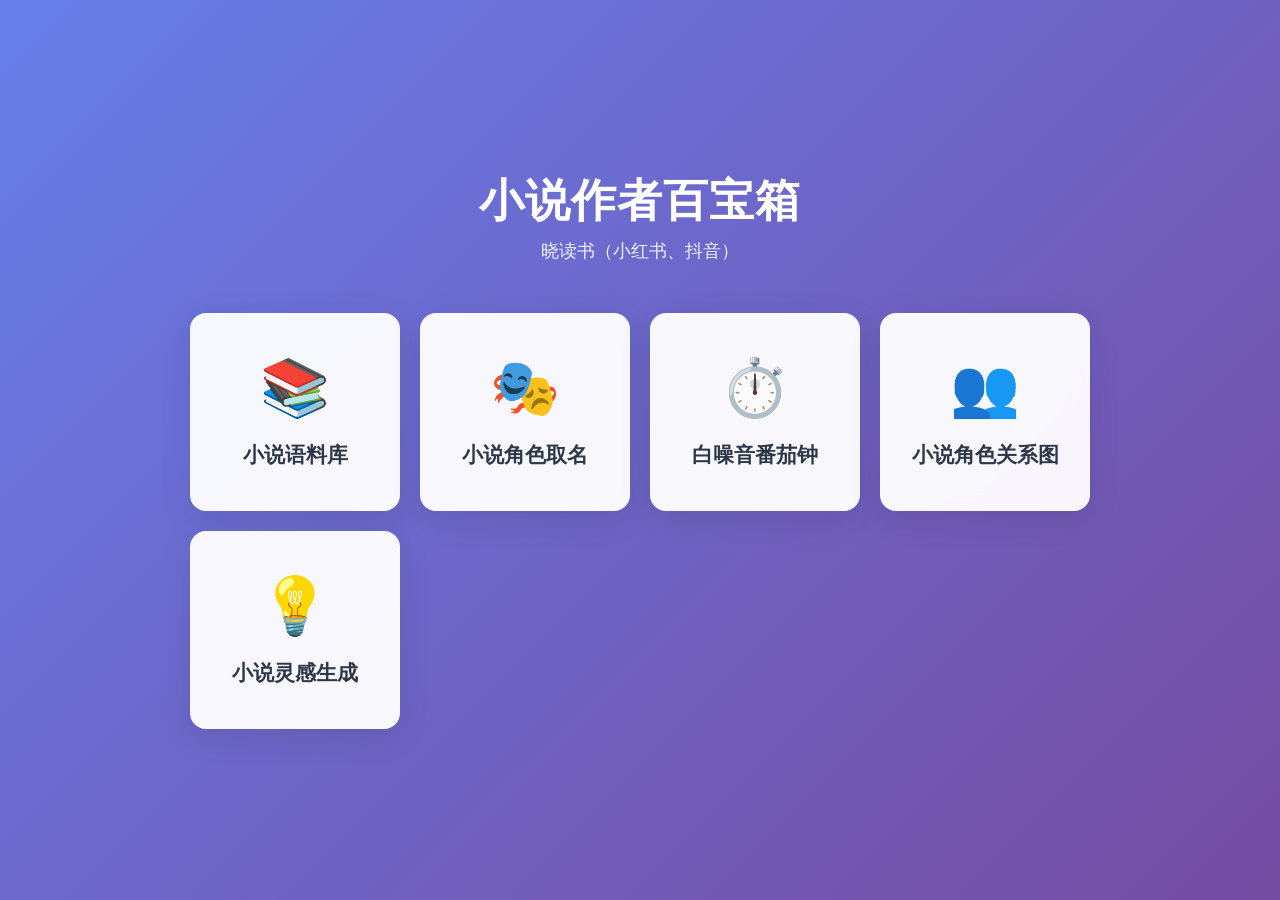
<file: index.html>
<!DOCTYPE html>
<html lang="zh-CN">
<head>
    <meta charset="UTF-8">
    <meta name="viewport" content="width=device-width, initial-scale=1.0">
    <title>小说作者百宝箱</title>
    <style>
        * {
            margin: 0;
            padding: 0;
            box-sizing: border-box;
        }
        
        body {
            font-family: -apple-system, BlinkMacSystemFont, 'Segoe UI', 'PingFang SC', sans-serif;
            background: linear-gradient(135deg, #667eea 0%, #764ba2 100%);
            min-height: 100vh;
            display: flex;
            justify-content: center;
            align-items: center;
            padding: 20px;
        }
        
        .container {
            width: 100%;
            max-width: 900px;
        }
        
        .header {
            text-align: center;
            margin-bottom: 50px;
        }
        
        .title {
            font-size: 2.8rem;
            font-weight: 700;
            color: white;
            margin-bottom: 8px;
            letter-spacing: 1px;
        }
        
        .subtitle {
            font-size: 1.1rem;
            color: rgba(255, 255, 255, 0.9);
            font-weight: 300;
        }
        
        .tools-grid {
            display: grid;
            grid-template-columns: repeat(auto-fit, minmax(200px, 1fr));
            gap: 20px;
        }
        
        .tool-card {
            background: rgba(255, 255, 255, 0.95);
            border-radius: 16px;
            padding: 40px 20px;
            text-align: center;
            cursor: pointer;
            text-decoration: none;
            color: #2d3748;
            transition: all 0.3s ease;
            border: 2px solid transparent;
            box-shadow: 0 8px 32px rgba(0, 0, 0, 0.1);
            backdrop-filter: blur(10px);
        }
        
        .tool-card:hover {
            transform: translateY(-8px);
            box-shadow: 0 20px 40px rgba(0, 0, 0, 0.15);
            border-color: rgba(255, 255, 255, 0.3);
        }
        
        .tool-card:active {
            transform: translateY(-4px);
        }
        
        .tool-icon {
            font-size: 3.5rem;
            margin-bottom: 20px;
            display: block;
        }
        
        .tool-name {
            font-size: 1.3rem;
            font-weight: 600;
        }
        
        /* 移动端适配 */
        @media (max-width: 768px) {
            .title {
                font-size: 2.2rem;
            }
            
            .subtitle {
                font-size: 1rem;
            }
            
            .tools-grid {
                grid-template-columns: repeat(2, 1fr);
                gap: 15px;
            }
            
            .tool-card {
                padding: 30px 15px;
            }
            
            .tool-icon {
                font-size: 2.8rem;
                margin-bottom: 15px;
            }
            
            .tool-name {
                font-size: 1.1rem;
            }
        }
        
        @media (max-width: 480px) {
            .tools-grid {
                grid-template-columns: 1fr;
            }
            
            .tool-card {
                padding: 25px 20px;
            }
        }
    </style>
</head>
<body>
    <div class="container">
        <div class="header">
            <h1 class="title">小说作者百宝箱</h1>
            <p class="subtitle">晓读书（小红书、抖音）</p>
        </div>
        
        <div class="tools-grid">
            <a href="xjchen1212-dotcom.github.io/0521yuliaoku/index.html" class="tool-card">
                <span class="tool-icon">📚</span>
                <div class="tool-name">小说语料库</div>
            </a>
            
            <a href="file:///Users/mac/Documents/code/index/0528name/index.html" class="tool-card">
                <span class="tool-icon">🎭</span>
                <div class="tool-name">小说角色取名</div>
            </a>
            
            <a href="file:///Users/mac/Documents/code/index/0530baizaoyin/index.html" class="tool-card">
                <span class="tool-icon">⏱️</span>
                <div class="tool-name">白噪音番茄钟</div>
            </a>
            
            <a href="file:///Users/mac/Documents/code/index/0530renwuguanxi%20/yuanbao_html_20260530_wecWiR.html" class="tool-card">
                <span class="tool-icon">👥</span>
                <div class="tool-name">小说角色关系图</div>
            </a>
            
            <a href="file:///Users/mac/Documents/code/index/linggan/index.html" class="tool-card">
                <span class="tool-icon">💡</span>
                <div class="tool-name">小说灵感生成</div>
            </a>
        </div>
    </div>

    <script>
        // 添加点击效果
        document.querySelectorAll('.tool-card').forEach(card => {
            card.addEventListener('click', function(e) {
                this.style.transform = 'translateY(-8px) scale(0.98)';
                setTimeout(() => {
                    this.style.transform = '';
                }, 200);
            });
        });
    </script>
</body>
</html>
</file>
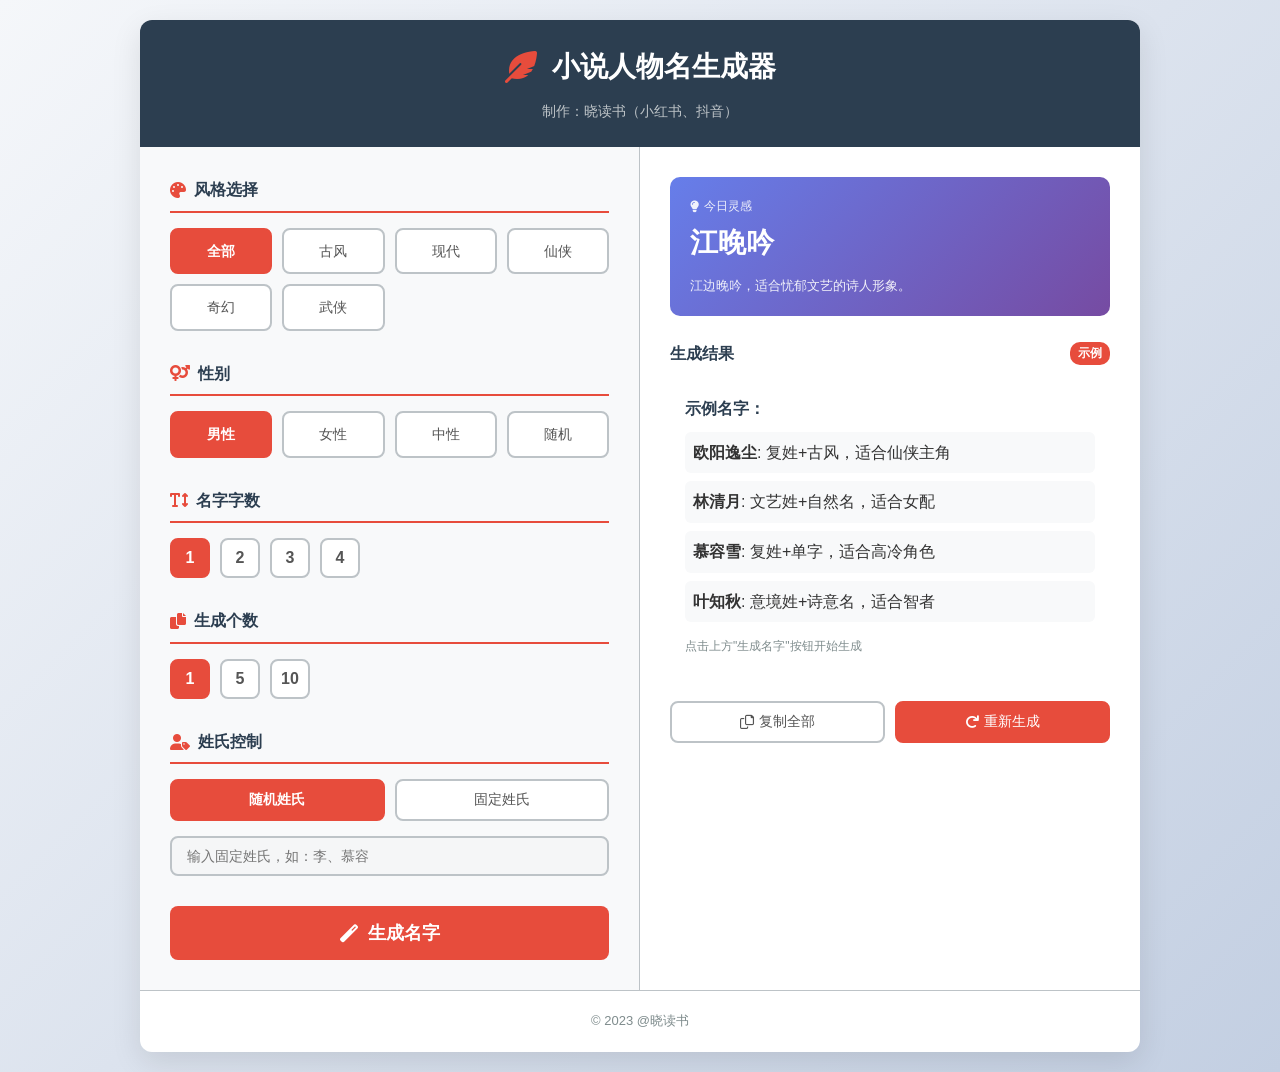
<file: 0528name/index.html>
<!DOCTYPE html>
<html lang="zh-CN">
<head>
    <meta charset="UTF-8">
    <meta name="viewport" content="width=device-width, initial-scale=1.0">
    <title>小说人物名生成器</title>
    <style>
        * {
            margin: 0;
            padding: 0;
            box-sizing: border-box;
            font-family: "Microsoft YaHei", "PingFang SC", sans-serif;
        }
        
        :root {
            --primary: #2c3e50;
            --secondary: #34495e;
            --accent: #e74c3c;
            --light: #ecf0f1;
            --muted: #7f8c8d;
            --success: #27ae60;
            --border: #bdc3c7;
            --shadow: rgba(0, 0, 0, 0.1);
        }
        
        body {
            background: linear-gradient(135deg, #f5f7fa 0%, #c3cfe2 100%);
            color: #333;
            min-height: 100vh;
            padding: 20px;
            line-height: 1.6;
        }
        
        .container {
            max-width: 1000px;
            margin: 0 auto;
            background: white;
            border-radius: 12px;
            box-shadow: 0 10px 30px var(--shadow);
            overflow: hidden;
        }
        
        /* 头部 */
        header {
            background: var(--primary);
            color: white;
            padding: 25px 30px;
            text-align: center;
        }
        
        .logo {
            display: flex;
            align-items: center;
            justify-content: center;
            gap: 15px;
            margin-bottom: 10px;
        }
        
        .logo i {
            font-size: 32px;
            color: #e74c3c;
        }
        
        h1 {
            font-size: 28px;
            font-weight: 600;
        }
        
        .tagline {
            color: #bdc3c7;
            font-size: 14px;
            margin-top: 5px;
        }
        
        /* 主要内容区 */
        .main-content {
            display: grid;
            grid-template-columns: 1fr 1fr;
            gap: 0;
            min-height: 600px;
        }
        
        @media (max-width: 768px) {
            .main-content {
                grid-template-columns: 1fr;
            }
        }
        
        /* 控制面板 */
        .control-panel {
            padding: 30px;
            background: #f8f9fa;
            border-right: 1px solid var(--border);
        }
        
        .section {
            margin-bottom: 30px;
        }
        
        .section-title {
            font-size: 16px;
            font-weight: 600;
            color: var(--primary);
            margin-bottom: 15px;
            padding-bottom: 8px;
            border-bottom: 2px solid var(--accent);
            display: flex;
            align-items: center;
            gap: 8px;
        }
        
        .section-title i {
            color: var(--accent);
        }
        
        /* 选项组 */
        .option-group {
            display: grid;
            grid-template-columns: repeat(auto-fit, minmax(100px, 1fr));
            gap: 10px;
            margin-bottom: 15px;
        }
        
        .option-btn {
            padding: 10px 5px;
            background: white;
            border: 2px solid var(--border);
            border-radius: 8px;
            color: #555;
            cursor: pointer;
            transition: all 0.3s;
            text-align: center;
            font-size: 14px;
        }
        
        .option-btn:hover {
            border-color: var(--accent);
            transform: translateY(-2px);
        }
        
        .option-btn.active {
            background: var(--accent);
            color: white;
            border-color: var(--accent);
            font-weight: 600;
        }
        
        /* 数字选择器 */
        .number-selector {
            display: flex;
            align-items: center;
            gap: 10px;
        }
        
        .number-btn {
            width: 40px;
            height: 40px;
            border: 2px solid var(--border);
            background: white;
            border-radius: 8px;
            color: #555;
            cursor: pointer;
            transition: all 0.3s;
            font-size: 16px;
            font-weight: bold;
        }
        
        .number-btn.active {
            background: var(--accent);
            color: white;
            border-color: var(--accent);
        }
        
        .number-btn:hover:not(.active) {
            border-color: var(--accent);
        }
        
        /* 姓氏控制 */
        .surname-control {
            display: flex;
            align-items: center;
            gap: 10px;
        }
        
        .surname-input {
            flex: 1;
            padding: 10px 15px;
            border: 2px solid var(--border);
            border-radius: 8px;
            font-size: 14px;
            transition: all 0.3s;
        }
        
        .surname-input:focus {
            outline: none;
            border-color: var(--accent);
            box-shadow: 0 0 0 3px rgba(231, 76, 60, 0.1);
        }
        
        /* 生成按钮 */
        .generate-btn {
            width: 100%;
            padding: 15px;
            background: var(--accent);
            color: white;
            border: none;
            border-radius: 8px;
            font-size: 18px;
            font-weight: 600;
            cursor: pointer;
            transition: all 0.3s;
            display: flex;
            align-items: center;
            justify-content: center;
            gap: 10px;
            margin-top: 20px;
        }
        
        .generate-btn:hover {
            background: #c0392b;
            transform: translateY(-2px);
            box-shadow: 0 5px 15px rgba(231, 76, 60, 0.3);
        }
        
        .generate-btn:active {
            transform: translateY(0);
        }
        
        /* 结果显示面板 */
        .result-panel {
            padding: 30px;
            display: flex;
            flex-direction: column;
        }
        
        /* 今日灵感 */
        .inspiration-card {
            background: linear-gradient(135deg, #667eea 0%, #764ba2 100%);
            color: white;
            padding: 20px;
            border-radius: 10px;
            margin-bottom: 25px;
        }
        
        .inspiration-title {
            font-size: 12px;
            opacity: 0.9;
            margin-bottom: 5px;
            display: flex;
            align-items: center;
            gap: 5px;
        }
        
        .inspiration-name {
            font-size: 28px;
            font-weight: 600;
            margin-bottom: 10px;
            font-family: "STKaiti", "SimSun", serif;
        }
        
        .inspiration-desc {
            font-size: 13px;
            opacity: 0.9;
            line-height: 1.5;
        }
        
        /* 结果区域 */
        .results-area {
            flex: 1;
            display: flex;
            flex-direction: column;
        }
        
        .results-title {
            font-size: 16px;
            font-weight: 600;
            color: var(--primary);
            margin-bottom: 15px;
            display: flex;
            align-items: center;
            justify-content: space-between;
        }
        
        .result-count {
            background: var(--accent);
            color: white;
            padding: 2px 8px;
            border-radius: 10px;
            font-size: 12px;
        }
        
        /* 名字列表 */
        .name-list {
            flex: 1;
            overflow-y: auto;
            max-height: 300px;
        }
        
        .name-item {
            padding: 12px 15px;
            background: white;
            border: 1px solid var(--border);
            border-radius: 8px;
            margin-bottom: 10px;
            display: flex;
            justify-content: space-between;
            align-items: center;
            transition: all 0.3s;
        }
        
        .name-item:hover {
            transform: translateX(5px);
            border-color: var(--accent);
            box-shadow: 0 3px 10px rgba(0, 0, 0, 0.1);
        }
        
        .name-text {
            font-size: 20px;
            font-weight: 500;
            font-family: "STKaiti", "SimSun", serif;
        }
        
        .name-tags {
            display: flex;
            gap: 5px;
        }
        
        .name-tag {
            font-size: 11px;
            padding: 2px 8px;
            background: #f1f2f6;
            border-radius: 10px;
            color: var(--muted);
        }
        
        /* 操作按钮组 */
        .action-buttons {
            display: flex;
            gap: 10px;
            margin-top: 20px;
        }
        
        .action-btn {
            flex: 1;
            padding: 10px;
            border: 2px solid var(--border);
            background: white;
            border-radius: 8px;
            color: #555;
            cursor: pointer;
            transition: all 0.3s;
            font-size: 14px;
            display: flex;
            align-items: center;
            justify-content: center;
            gap: 5px;
        }
        
        .action-btn:hover {
            border-color: var(--accent);
            color: var(--accent);
        }
        
        .action-btn.primary {
            background: var(--accent);
            color: white;
            border-color: var(--accent);
        }
        
        .action-btn.primary:hover {
            background: #c0392b;
            border-color: #c0392b;
        }
        
        /* 页脚 */
        footer {
            text-align: center;
            padding: 20px;
            color: var(--muted);
            font-size: 13px;
            border-top: 1px solid var(--border);
        }
        
        /* 滚动条 */
        .name-list::-webkit-scrollbar {
            width: 6px;
        }
        
        .name-list::-webkit-scrollbar-track {
            background: #f1f1f1;
            border-radius: 3px;
        }
        
        .name-list::-webkit-scrollbar-thumb {
            background: var(--accent);
            border-radius: 3px;
        }
        
        /* 响应式 */
        @media (max-width: 480px) {
            .container {
                border-radius: 0;
            }
            
            .control-panel, .result-panel {
                padding: 20px;
            }
            
            .option-group {
                grid-template-columns: repeat(2, 1fr);
            }
            
            .inspiration-name {
                font-size: 24px;
            }
        }
    </style>
    <link rel="stylesheet" href="https://cdnjs.cloudflare.com/ajax/libs/font-awesome/6.0.0/css/all.min.css">
</head>
<body>
    <div class="container">
        <header>
            <div class="logo">
                <i class="fas fa-feather-alt"></i>
                <h1>小说人物名生成器</h1>
            </div>
            <p class="tagline">制作：晓读书（小红书、抖音）</p>
        </header>
        
        <div class="main-content">
            <!-- 左侧控制面板 -->
            <div class="control-panel">
                <!-- 风格选择 -->
                <div class="section">
                    <div class="section-title">
                        <i class="fas fa-palette"></i>
                        风格选择
                    </div>
                    <div class="option-group">
                        <div class="option-btn active" data-style="all">全部</div>
                        <div class="option-btn" data-style="ancient">古风</div>
                        <div class="option-btn" data-style="modern">现代</div>
                        <div class="option-btn" data-style="xianxia">仙侠</div>
                        <div class="option-btn" data-style="fantasy">奇幻</div>
                        <div class="option-btn" data-style="wuxia">武侠</div>
                    </div>
                </div>
                
                <!-- 性别选择 -->
                <div class="section">
                    <div class="section-title">
                        <i class="fas fa-venus-mars"></i>
                        性别
                    </div>
                    <div class="option-group">
                        <div class="option-btn active" data-gender="male">男性</div>
                        <div class="option-btn" data-gender="female">女性</div>
                        <div class="option-btn" data-gender="neutral">中性</div>
                        <div class="option-btn" data-gender="random">随机</div>
                    </div>
                </div>
                
                <!-- 字数选择 -->
                <div class="section">
                    <div class="section-title">
                        <i class="fas fa-text-height"></i>
                        名字字数
                    </div>
                    <div class="number-selector">
                        <button class="number-btn active" data-length="1">1</button>
                        <button class="number-btn" data-length="2">2</button>
                        <button class="number-btn" data-length="3">3</button>
                        <button class="number-btn" data-length="4">4</button>
                    </div>
                </div>
                
                <!-- 生成个数 -->
                <div class="section">
                    <div class="section-title">
                        <i class="fas fa-copy"></i>
                        生成个数
                    </div>
                    <div class="number-selector">
                        <button class="number-btn active" data-count="1">1</button>
                        <button class="number-btn" data-count="5">5</button>
                        <button class="number-btn" data-count="10">10</button>
                    </div>
                </div>
                
                <!-- 姓氏控制 -->
                <div class="section">
                    <div class="section-title">
                        <i class="fas fa-user-tag"></i>
                        姓氏控制
                    </div>
                    <div class="option-group">
                        <button class="option-btn active" id="randomSurname">随机姓氏</button>
                        <button class="option-btn" id="fixedSurname">固定姓氏</button>
                    </div>
                    <div class="surname-control">
                        <input type="text" class="surname-input" id="surnameInput" placeholder="输入固定姓氏，如：李、慕容" disabled>
                    </div>
                </div>
                
                <!-- 生成按钮 -->
                <button class="generate-btn" id="generateBtn">
                    <i class="fas fa-magic"></i>
                    生成名字
                </button>
            </div>
            
            <!-- 右侧结果面板 -->
            <div class="result-panel">
                <!-- 今日灵感 -->
                <div class="inspiration-card">
                    <div class="inspiration-title">
                        <i class="fas fa-lightbulb"></i>
                        今日灵感
                    </div>
                    <div class="inspiration-name" id="inspirationName">叶知秋</div>
                    <div class="inspiration-desc" id="inspirationDesc">
                        "一叶知秋"的意境，适合性格沉稳、观察敏锐的智者或谋士角色。名字富有诗意和哲理。
                    </div>
                </div>
                
                <!-- 生成结果 -->
                <div class="results-area">
                    <div class="results-title">
                        <span>生成结果</span>
                        <span class="result-count" id="resultCount">0 个</span>
                    </div>
                    
                    <div class="name-list" id="nameList">
                        <!-- 名字会动态插入到这里 -->
                        <div class="empty-state">
                            <p style="text-align: center; color: var(--muted); padding: 40px 20px;">
                                <i class="fas fa-magic" style="font-size: 40px; margin-bottom: 15px; display: block; opacity: 0.5;"></i>
                                点击"生成名字"按钮开始
                            </p>
                        </div>
                    </div>
                    
                    <!-- 操作按钮 -->
                    <div class="action-buttons">
                        <button class="action-btn" id="copyBtn">
                            <i class="far fa-copy"></i>
                            复制全部
                        </button>
                        <button class="action-btn primary" id="regenerateBtn">
                            <i class="fas fa-redo"></i>
                            重新生成
                        </button>
                    </div>
                </div>
            </div>
        </div>
        
        <footer>
            <p>© 2023 @晓读书</p>
        </footer>
    </div>

    <script>
        // ========== 完整的名字数据库 ==========
        const nameDatabase = {
            // 225个姓氏
            surnames: {
                // 常见百家姓（100个）
                common: [
                    "赵", "钱", "孙", "李", "周", "吴", "郑", "王", "冯", "陈",
                    "褚", "卫", "蒋", "沈", "韩", "杨", "朱", "秦", "尤", "许",
                    "何", "吕", "施", "张", "孔", "曹", "严", "华", "金", "魏",
                    "陶", "姜", "戚", "谢", "邹", "喻", "柏", "水", "窦", "章",
                    "云", "苏", "潘", "葛", "奚", "范", "彭", "郎", "鲁", "韦",
                    "昌", "马", "苗", "凤", "花", "方", "俞", "任", "袁", "柳",
                    "酆", "鲍", "史", "唐", "费", "廉", "岑", "薛", "雷", "贺",
                    "倪", "汤", "滕", "殷", "罗", "毕", "郝", "邬", "安", "常",
                    "乐", "于", "时", "傅", "皮", "卞", "齐", "康", "伍", "余",
                    "元", "卜", "顾", "孟", "平", "黄", "和", "穆", "萧", "尹"
                ],
                
                // 文艺小说常用姓（50个）
                literary: [
                    "叶", "苏", "顾", "陆", "林", "萧", "沈", "楚", "江", "白",
                    "夏", "宁", "安", "温", "傅", "程", "宋", "乔", "纪", "季",
                    "余", "尹", "文", "花", "岳", "莫", "凌", "简", "裴", "晏",
                    "谢", "秦", "唐", "颜", "薛", "柳", "梅", "韩", "燕", "蓝",
                    "阮", "童", "路", "舒", "柯", "易", "庄", "钟", "聂", "欧"
                ],
                
                // 复姓（30个）
                compound: [
                    "欧阳", "司马", "上官", "东方", "南宫", "西门", "慕容", "令狐",
                    "独孤", "皇甫", "诸葛", "尉迟", "司徒", "司空", "夏侯", "纳兰",
                    "完颜", "拓跋", "轩辕", "百里", "端木", "巫马", "公羊", "澹台",
                    "公冶", "宗政", "濮阳", "淳于", "单于", "太史"
                ],
                
                // 稀有优美姓（25个）
                rare: [
                    "亓", "乜", "仉", "亓官", "琴", "归", "海", "年", "爱", "阳",
                    "佟", "言", "福", "南", "门", "别", "庄", "晏", "柴", "瞿",
                    "阎", "连", "习", "容", "向"
                ],
                
                // 单字意境姓（20个）
                poetic: [
                    "云", "风", "花", "雪", "月", "星", "辰", "雨", "霜", "露",
                    "竹", "梅", "兰", "菊", "荷", "柳", "枫", "石", "玉", "金"
                ]
            },
            
            // 名字字库（120个汉字）
            givenNames: {
                male: {
                    ancient: ["逸", "辰", "轩", "宇", "渊", "墨", "宸", "睿", "瑾", "瑜"],
                    modern: ["浩", "博", "涛", "杰", "俊", "昊", "宇", "鹏", "鑫", "磊"],
                    xianxia: ["玄", "冥", "昊", "苍", "渊", "凌", "霄", "云", "风", "雷"],
                    fantasy: ["兰", "斯", "凯", "尔", "雷", "恩", "亚", "瑟", "莱", "昂"],
                    wuxia: ["傲", "天", "笑", "尘", "风", "云", "剑", "心", "刀", "魂"]
                },
                
                female: {
                    ancient: ["芷", "若", "雨", "萱", "琳", "瑶", "琴", "瑟", "诗", "画"],
                    modern: ["婷", "娜", "娟", "莉", "芳", "燕", "玲", "丹", "萍", "颖"],
                    xianxia: ["灵", "韵", "芷", "兰", "蕙", "芯", "蕊", "蕾", "雪", "冰"],
                    fantasy: ["安", "娜", "莉", "莎", "蒂", "妮", "娅", "莉", "丝", "特"],
                    wuxia: ["嫣", "然", "婷", "婷", "翩", "翩", "婉", "婉", "霜", "雪"]
                },
                
                neutral: {
                    nature: ["天", "地", "山", "川", "云", "风", "雨", "雪", "星", "辰"],
                    abstract: ["道", "德", "仁", "义", "礼", "智", "信", "忠", "孝", "节"]
                }
            },
            
            meanings: {
                "逸": "超脱不凡，潇洒飘逸",
                "辰": "日月星辰，时光流转",
                "轩": "气宇轩昂，风度不凡",
                "芷": "香草美人，品德高洁",
                "若": "温婉如玉，气质若兰",
                "浩": "浩瀚无边，胸怀宽广",
                "婷": "婷婷玉立，姿态优美"
            }
        };
        
        // 风格描述
        const styleNames = {
            "ancient": "古风",
            "modern": "现代",
            "xianxia": "仙侠",
            "fantasy": "奇幻",
            "wuxia": "武侠",
            "all": "通用"
        };
        
        // 性别描述
        const genderNames = {
            "male": "男",
            "female": "女",
            "neutral": "中",
            "random": "随"
        };
        
        // 灵感名字库
        const inspirationNames = [
            { name: "叶知秋", desc: "一叶知秋，适合沉稳内敛的智者角色。" },
            { name: "苏墨言", desc: "墨喻才华，言表谈吐，适合儒雅学者。" },
            { name: "林清月", desc: "清冷如月，适合气质清冷的女性角色。" },
            { name: "陆星河", desc: "星河璀璨，适合志向远大的青年才俊。" },
            { name: "慕容雪", desc: "慕容为姓，雪为名，适合高贵冷艳的角色。" },
            { name: "江晚吟", desc: "江边晚吟，适合忧郁文艺的诗人形象。" },
            { name: "沈逸尘", desc: "超逸出尘，适合不食人间烟火的仙人。" },
            { name: "白浅月", desc: "浅月如勾，适合温柔婉约的大家闺秀。" }
        ];
        
        // 应用状态
        let currentState = {
            style: "all",
            gender: "male",
            length: 1,
            count: 1,
            surnameType: "random",
            fixedSurname: ""
        };
        
        // DOM元素
        const elements = {
            styleBtns: document.querySelectorAll('[data-style]'),
            genderBtns: document.querySelectorAll('[data-gender]'),
            lengthBtns: document.querySelectorAll('[data-length]'),
            countBtns: document.querySelectorAll('[data-count]'),
            randomSurname: document.getElementById('randomSurname'),
            fixedSurname: document.getElementById('fixedSurname'),
            surnameInput: document.getElementById('surnameInput'),
            generateBtn: document.getElementById('generateBtn'),
            inspirationName: document.getElementById('inspirationName'),
            inspirationDesc: document.getElementById('inspirationDesc'),
            nameList: document.getElementById('nameList'),
            resultCount: document.getElementById('resultCount'),
            copyBtn: document.getElementById('copyBtn'),
            regenerateBtn: document.getElementById('regenerateBtn')
        };
        
        // 工具函数
        function getRandomItem(arr) {
            return arr[Math.floor(Math.random() * arr.length)];
        }
        
        // 智能姓氏选择（根据风格调整权重）
        function getSurname() {
            if (currentState.surnameType === "fixed" && currentState.fixedSurname) {
                return currentState.fixedSurname;
            }
            
            // 不同风格的姓氏权重配置
            const styleWeights = {
                ancient: { common: 0.3, literary: 0.3, compound: 0.3, rare: 0.05, poetic: 0.05 },
                xianxia: { common: 0.1, literary: 0.3, compound: 0.4, rare: 0.1, poetic: 0.1 },
                modern: { common: 0.7, literary: 0.2, compound: 0, rare: 0.05, poetic: 0.05 },
                fantasy: { common: 0.2, literary: 0.3, compound: 0.3, rare: 0.1, poetic: 0.1 },
                wuxia: { common: 0.4, literary: 0.3, compound: 0.2, rare: 0.05, poetic: 0.05 },
                all: { common: 0.5, literary: 0.25, compound: 0.15, rare: 0.05, poetic: 0.05 }
            };
            
            const weights = styleWeights[currentState.style] || styleWeights.all;
            const random = Math.random();
            
            let type = 'common';
            if (random < weights.common) {
                type = 'common';
            } else if (random < weights.common + weights.literary) {
                type = 'literary';
            } else if (random < weights.common + weights.literary + weights.compound) {
                type = 'compound';
            } else if (random < weights.common + weights.literary + weights.compound + weights.rare) {
                type = 'rare';
            } else {
                type = 'poetic';
            }
            
            return getRandomItem(nameDatabase.surnames[type]);
        }
        
        function getRandomChar(gender, style) {
            let pool = nameDatabase.givenNames[gender];
            if (!pool) pool = nameDatabase.givenNames.male;
            
            if (style === "all") {
                // 合并所有风格
                const allChars = [];
                Object.values(pool).forEach(chars => {
                    allChars.push(...chars);
                });
                return getRandomItem(allChars);
            } else {
                return getRandomItem(pool[style] || pool.ancient || pool.nature);
            }
        }
        
        function generateName() {
            const surname = getSurname();
            let givenName = "";
            
            for (let i = 0; i < currentState.length; i++) {
                let gender = currentState.gender;
                if (gender === "random") {
                    const genders = ["male", "female", "neutral"];
                    gender = getRandomItem(genders);
                }
                givenName += getRandomChar(gender, currentState.style);
            }
            
            return surname + givenName;
        }
        
        function generateNames(count) {
            const names = [];
            for (let i = 0; i < count; i++) {
                names.push(generateName());
            }
            return [...new Set(names)]; // 去重
        }
        
        function updateInspiration() {
            const today = new Date().getDate(); // 用日期作为随机种子
            const inspiration = inspirationNames[today % inspirationNames.length];
            elements.inspirationName.textContent = inspiration.name;
            elements.inspirationDesc.textContent = inspiration.desc;
        }
        
        function displayNames(names) {
            elements.nameList.innerHTML = '';
            elements.resultCount.textContent = names.length + ' 个';
            
            if (names.length === 0) {
                elements.nameList.innerHTML = `
                    <div style="text-align: center; color: #7f8c8d; padding: 40px 20px;">
                        未生成名字
                    </div>
                `;
                return;
            }
            
            names.forEach((name, index) => {
                const item = document.createElement('div');
                item.className = 'name-item';
                item.innerHTML = `
                    <div class="name-text">${name}</div>
                    <div class="name-tags">
                        <span class="name-tag">${styleNames[currentState.style]}</span>
                        <span class="name-tag">${genderNames[currentState.gender]}</span>
                        <span class="name-tag">${currentState.length}字</span>
                    </div>
                `;
                elements.nameList.appendChild(item);
            });
        }
        
        function copyToClipboard(text) {
            navigator.clipboard.writeText(text).then(() => {
                alert('已复制到剪贴板！');
            }).catch(err => {
                console.error('复制失败:', err);
                alert('复制失败，请手动复制。');
            });
        }
        
        // 事件处理
        function initEventListeners() {
            // 风格选择
            elements.styleBtns.forEach(btn => {
                btn.addEventListener('click', () => {
                    elements.styleBtns.forEach(b => b.classList.remove('active'));
                    btn.classList.add('active');
                    currentState.style = btn.dataset.style;
                });
            });
            
            // 性别选择
            elements.genderBtns.forEach(btn => {
                btn.addEventListener('click', () => {
                    elements.genderBtns.forEach(b => b.classList.remove('active'));
                    btn.classList.add('active');
                    currentState.gender = btn.dataset.gender;
                });
            });
            
            // 字数选择
            elements.lengthBtns.forEach(btn => {
                btn.addEventListener('click', () => {
                    elements.lengthBtns.forEach(b => b.classList.remove('active'));
                    btn.classList.add('active');
                    currentState.length = parseInt(btn.dataset.length);
                });
            });
            
            // 生成个数
            elements.countBtns.forEach(btn => {
                btn.addEventListener('click', () => {
                    elements.countBtns.forEach(b => b.classList.remove('active'));
                    btn.classList.add('active');
                    currentState.count = parseInt(btn.dataset.count);
                });
            });
            
            // 姓氏控制
            elements.randomSurname.addEventListener('click', () => {
                elements.randomSurname.classList.add('active');
                elements.fixedSurname.classList.remove('active');
                elements.surnameInput.disabled = true;
                currentState.surnameType = "random";
            });
            
            elements.fixedSurname.addEventListener('click', () => {
                elements.fixedSurname.classList.add('active');
                elements.randomSurname.classList.remove('active');
                elements.surnameInput.disabled = false;
                elements.surnameInput.focus();
                currentState.surnameType = "fixed";
            });
            
            // 姓氏输入
            elements.surnameInput.addEventListener('input', (e) => {
                currentState.fixedSurname = e.target.value.trim();
            });
            
            // 生成按钮
            elements.generateBtn.addEventListener('click', () => {
                const names = generateNames(currentState.count);
                displayNames(names);
            });
            
            // 复制按钮
            elements.copyBtn.addEventListener('click', () => {
                const nameItems = elements.nameList.querySelectorAll('.name-text');
                if (nameItems.length === 0) {
                    alert('没有可复制的内容');
                    return;
                }
                
                const names = Array.from(nameItems).map(item => item.textContent).join('\n');
                copyToClipboard(names);
            });
            
            // 重新生成
            elements.regenerateBtn.addEventListener('click', () => {
                elements.generateBtn.click();
            });
            
            // 键盘快捷键
            document.addEventListener('keydown', (e) => {
                if (e.key === 'Enter' && !e.target.matches('input, textarea')) {
                    elements.generateBtn.click();
                }
                if (e.key === ' ' && !e.target.matches('input, textarea')) {
                    e.preventDefault();
                    elements.generateBtn.click();
                }
            });
        }
        
        // 使用示例展示
        function showExamples() {
            const examples = [
                { name: "欧阳逸尘", desc: "复姓+古风，适合仙侠主角" },
                { name: "林清月", desc: "文艺姓+自然名，适合女配" },
                { name: "慕容雪", desc: "复姓+单字，适合高冷角色" },
                { name: "叶知秋", desc: "意境姓+诗意名，适合智者" }
            ];
            
            const exampleHtml = examples.map(ex => `
                <div style="margin-bottom: 8px; padding: 8px; background: #f8f9fa; border-radius: 6px;">
                    <strong>${ex.name}</strong>: ${ex.desc}
                </div>
            `).join('');
            
            if (elements.nameList.querySelector('.empty-state')) {
                elements.nameList.innerHTML = `
                    <div style="padding: 15px;">
                        <h4 style="color: var(--primary); margin-bottom: 10px;">示例名字：</h4>
                        ${exampleHtml}
                        <p style="margin-top: 15px; color: var(--muted); font-size: 12px;">
                            点击上方"生成名字"按钮开始生成
                        </p>
                    </div>
                `;
            }
        }
        
        // 初始化
        function init() {
            updateInspiration();
            initEventListeners();
            showExamples();
            
            // 显示初始状态
            elements.resultCount.textContent = "示例";
        }
        
        // 页面加载完成后初始化
        document.addEventListener('DOMContentLoaded', init);
    </script>
</body>
</html>
</file>
